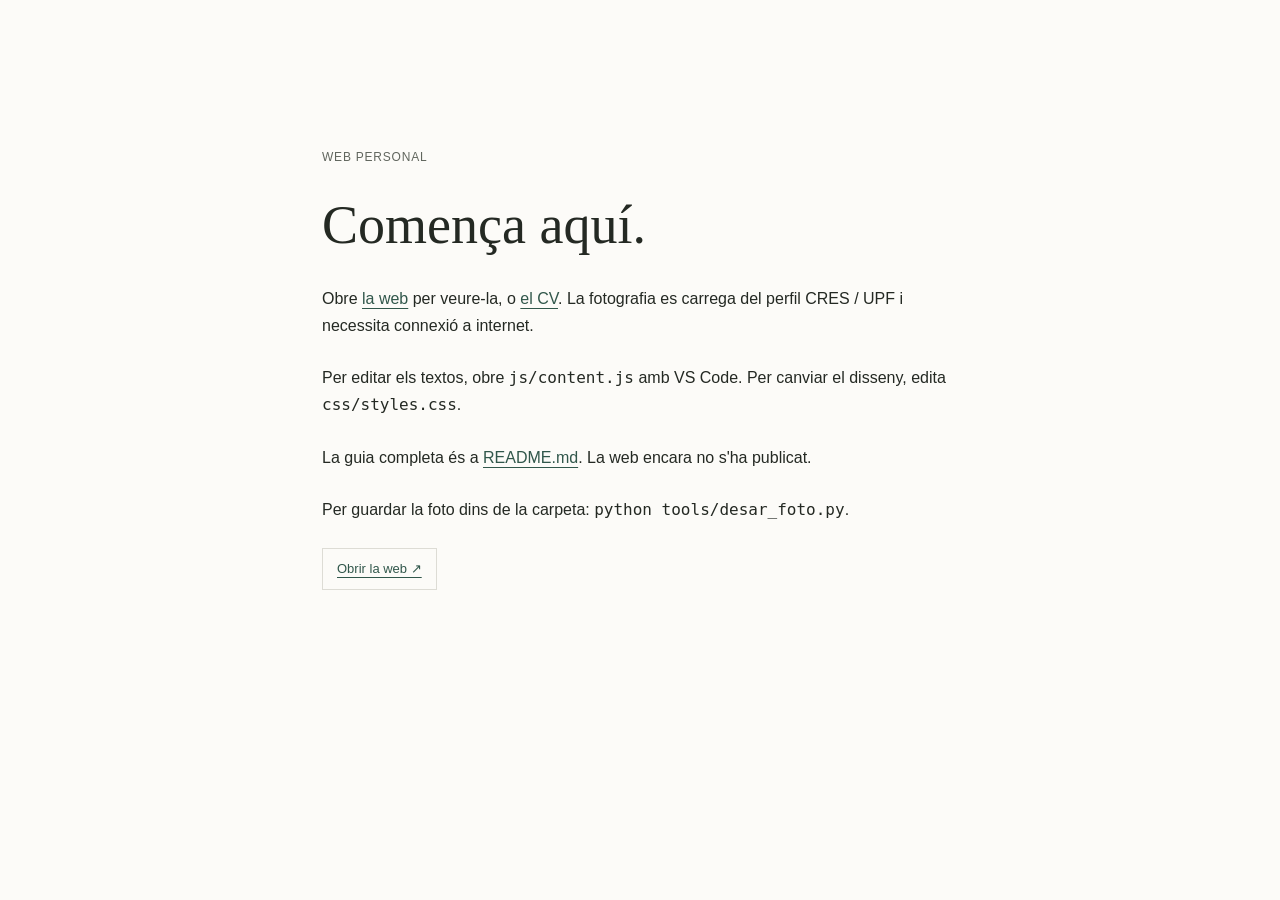
<file: COMENCA_AQUI.html>
<!doctype html><html lang="ca"><head><meta charset="utf-8"><meta name="viewport" content="width=device-width, initial-scale=1"><title>Comen&ccedil;a aqu&iacute;</title><link rel="stylesheet" href="css/styles.css"></head><body><main class="error-page"><p class="intro-kicker">WEB PERSONAL</p><h1>Comen&ccedil;a aqu&iacute;.</h1><p>Obre <a href="index.html">la web</a> per veure-la, o <a href="cv.html">el CV</a>. La fotografia es carrega del perfil CRES / UPF i necessita connexi&oacute; a internet.</p><p>Per editar els textos, obre <code>js/content.js</code> amb VS Code. Per canviar el disseny, edita <code>css/styles.css</code>.</p><p>La guia completa &eacute;s a <a href="README.md">README.md</a>. La web encara no s'ha publicat.</p><p>Per guardar la foto dins de la carpeta: <code>python tools/desar_foto.py</code>.</p><a class="button" href="index.html">Obrir la web &#8599;</a></main></body></html>
</file>
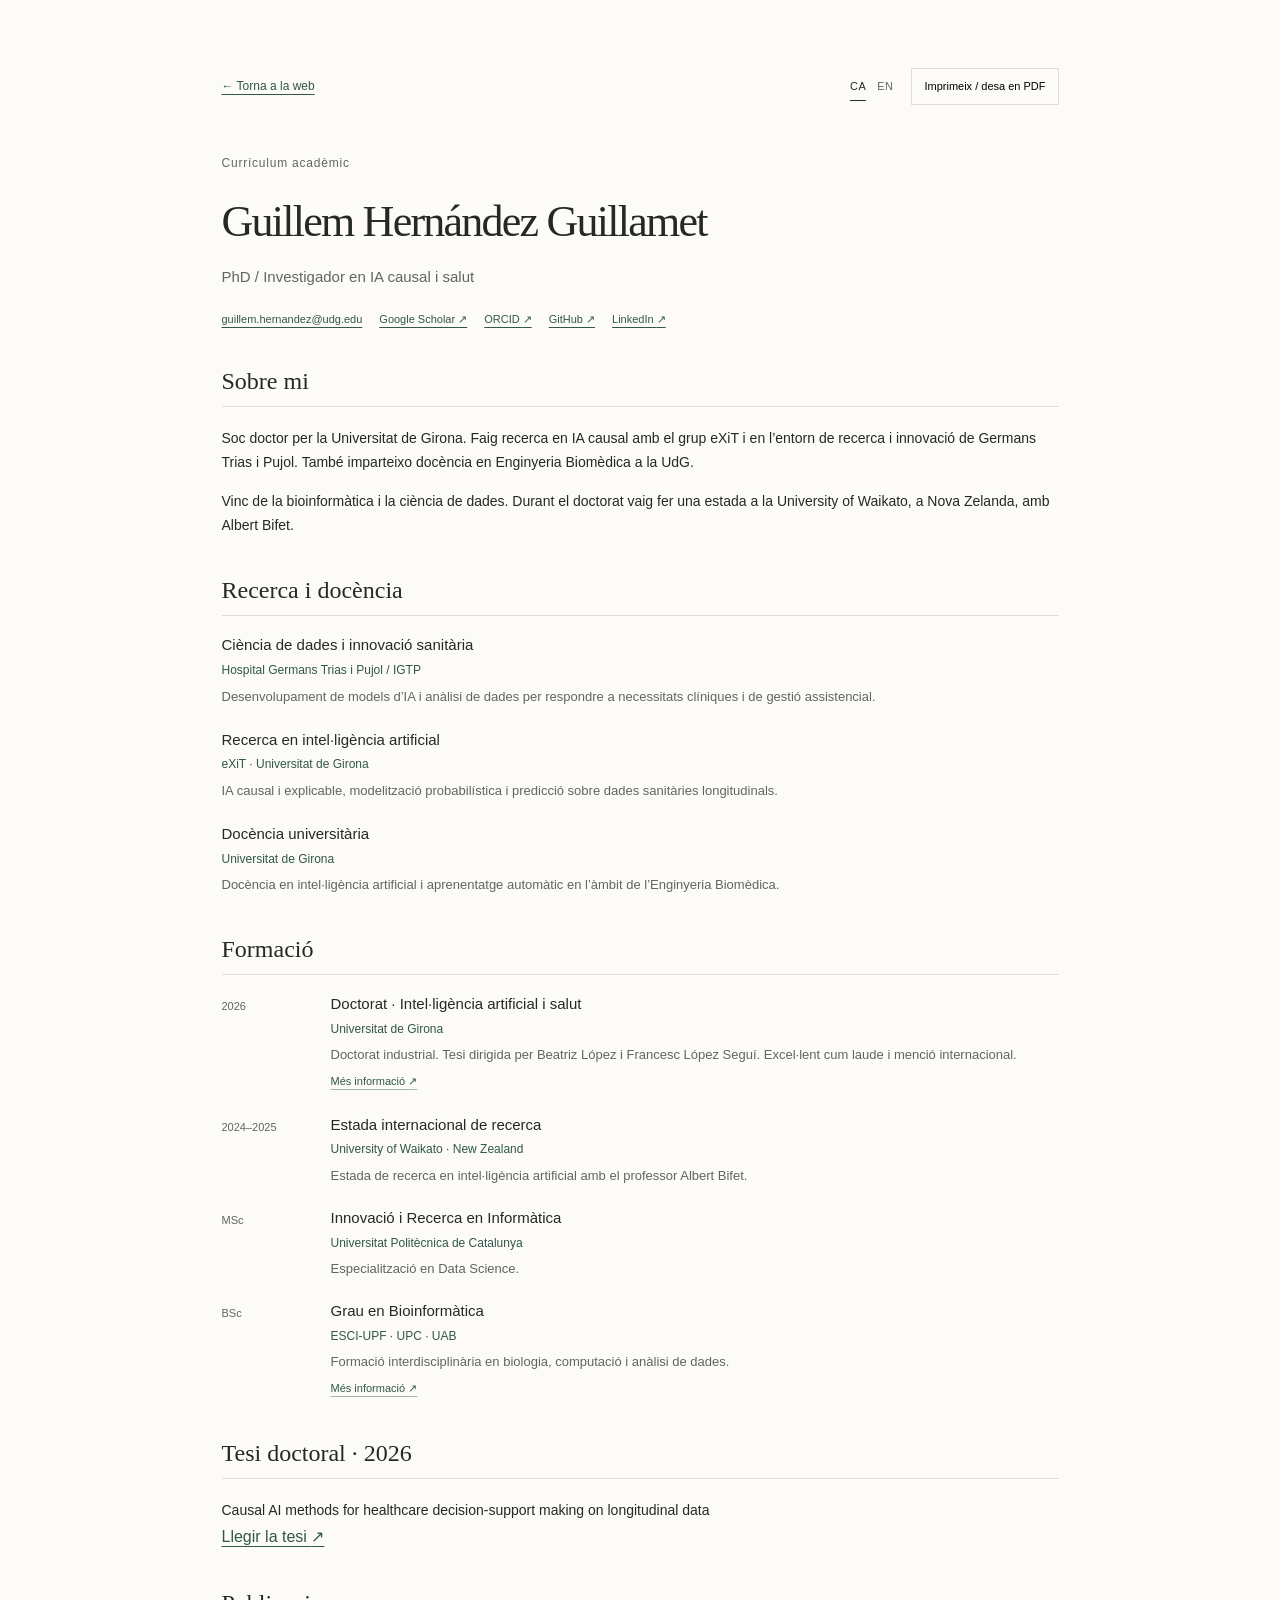
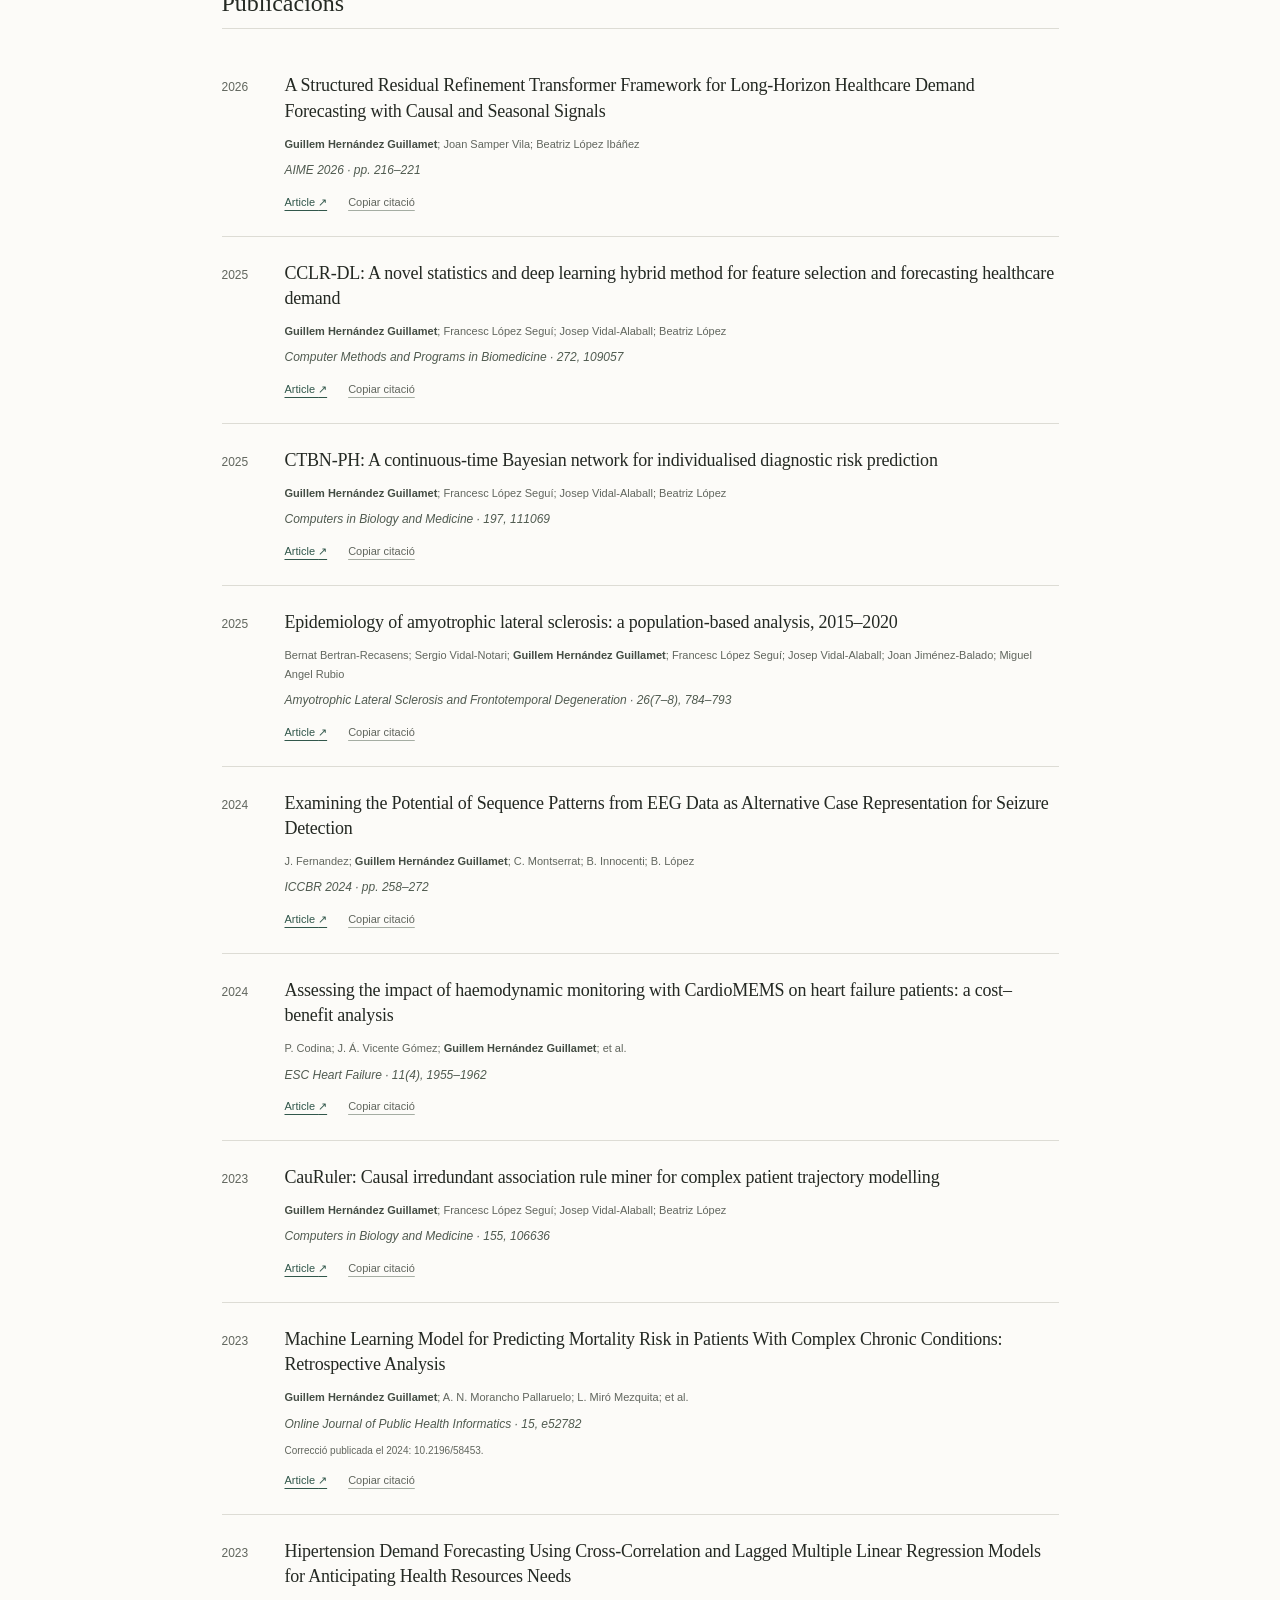
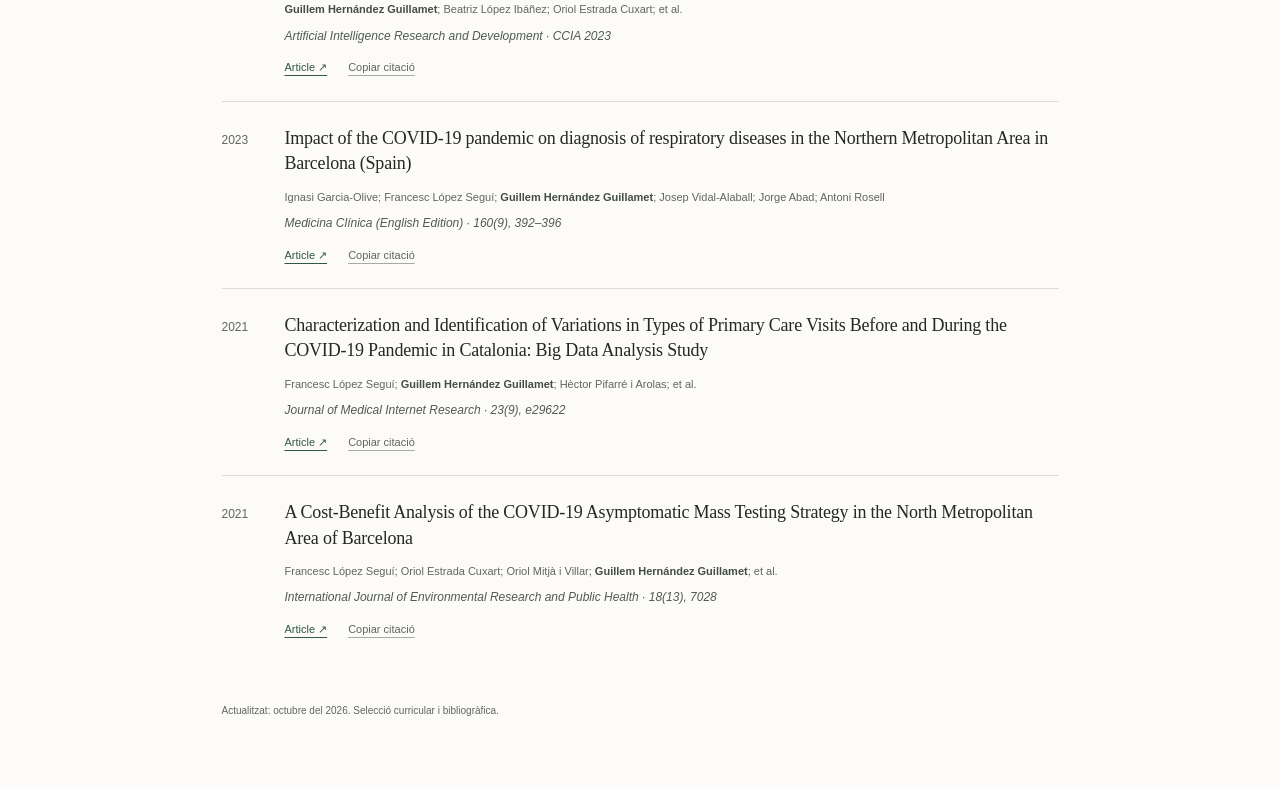
<file: cv.html>
<!doctype html>
<html lang="ca">
<head>
  <meta charset="utf-8">
  <meta name="viewport" content="width=device-width, initial-scale=1">
  <meta name="description" content="Treballo amb dades clíniques per estudiar com evolucionen les malalties i com podem anticipar les necessitats dels serveis de salut.">
  <meta name="theme-color" content="#fcfbf8">
  <meta name="referrer" content="strict-origin-when-cross-origin">
  <meta property="og:type" content="website">
  <meta property="og:title" content="Guillem Hernández Guillamet | Recerca en IA causal i salut">
  <meta property="og:description" content="Research in causal AI, longitudinal healthcare data and demand forecasting.">
  <meta property="og:url" content="https://guillemhg98.github.io/cv.html">
  <meta name="robots" content="noindex">
  <meta property="og:image" content="https://www.upf.edu/documents/3223410/264314393/guillemhern%25C3%2581ndezguillamet/acac2c84-8c29-570b-2b0e-532c84af1f41?t=1669473458004">
  <link rel="icon" type="image/svg+xml" href="./assets/favicon.svg">
  <link rel="stylesheet" href="./css/styles.css">
  <title>Guillem Hernández Guillamet | CV</title>
  <script src="./js/content.js" defer></script>
  <script src="./js/translations.js" defer></script>
  <script src="./js/app.js" defer></script>
  <script type="application/ld+json" id="person-data">{"@context":"https://schema.org","@type":"Person","name":"Guillem Hernández Guillamet","url":"https://guillemhg98.github.io/"}</script>
</head>
<body data-page="cv">
  <div id="app"><main class="wrap intro-copy" style="padding-block:60px"><h1>Guillem Hernández Guillamet</h1><p>PhD. Causal AI &amp; Digital Health.</p><p><a href="mailto:guillem.hernandez@udg.edu">guillem.hernandez@udg.edu</a></p></main></div>
  <div id="toast" class="toast" role="status" aria-live="polite" hidden></div>
  <noscript><div class="noscript"><p>Aquesta web utilitza JavaScript per mostrar el contingut editable i els filtres. Activa'l per veure'n totes les seccions.</p><p>This website uses JavaScript to display editable content. Enable it to view every section.</p><p><a href="https://scholar.google.com/citations?user=VHZKrsMAAAAJ">Google Scholar</a> / <a href="https://exit.udg.edu/phd-thesis/">Tesi doctoral</a></p></div></noscript>
</body>
</html>
</file>
<file: css/styles.css>
/* EDITA AQUI: colors, tipus de lletra, amplada i espais. */
:root {
  --paper: #fcfbf8;
  --ink: #242923;
  --muted: #61665e;
  --link: #31574b;
  --line: #dddcd5;
  --soft: #f0efe9;
  --serif: Georgia, 'Times New Roman', serif;
  --sans: -apple-system, BlinkMacSystemFont, 'Segoe UI', Arial, sans-serif;
  --page-width: 1100px;
}
* { box-sizing: border-box; }
html { scroll-behavior: smooth; scroll-padding-top: 28px; }
body { margin: 0; background: var(--paper); color: var(--ink); font: 16px/1.7 var(--sans); -webkit-font-smoothing: antialiased; }
[hidden] { display: none !important; }
button, input { font: inherit; }
button { cursor: pointer; }
a { color: var(--link); text-decoration: underline; text-decoration-thickness: 1px; text-underline-offset: 4px; }
a:hover { color: var(--ink); }
a, button, input { -webkit-tap-highlight-color: transparent; }
:focus-visible { outline: 2px solid var(--link); outline-offset: 5px; }
p, h1, h2, h3, h4, figure { margin: 0; }
p + p { margin-top: 15px; }
h1, h2, h3, h4 { line-height: 1.25; }
h1, h2, h3 { font-family: var(--serif); font-weight: 400; }
.wrap { width: min(var(--page-width), calc(100% - 96px)); margin-inline: auto; }
.skip-link { position: fixed; left: 18px; top: -100px; z-index: 100; background: var(--paper); padding: 10px 18px; }
.skip-link:focus { top: 14px; }
.site-header { background: var(--paper); }
.header-inner { display: flex; align-items: center; justify-content: space-between; gap: 26px; min-height: 92px; border-bottom: 1px solid var(--line); }
.brand { color: var(--ink); text-decoration: none; font-family: var(--serif); font-size: 21px; letter-spacing: -.3px; white-space: nowrap; }
.main-nav { display: flex; gap: 24px; align-items: center; margin-left: auto; }
.main-nav a { text-decoration: none; color: var(--muted); font-size: 13px; padding-block: 12px; }
.main-nav a:hover { color: var(--ink); text-decoration: underline; }
.header-tools { display: flex; align-items: center; gap: 18px; }
.language-switch { display: flex; align-items: center; gap: 11px; }
.language-switch button { border: 0; border-bottom: 1px solid transparent; padding: 5px 0; color: var(--muted); background: transparent; font-size: 11px; letter-spacing: .04em; }
.language-switch button[aria-pressed="true"] { border-bottom-color: var(--ink); color: var(--ink); }
.menu-toggle { display: none; border: 0; background: transparent; width: 36px; height: 38px; padding: 10px 7px; }
.menu-toggle span { display: block; height: 1px; width: 21px; margin-block: 6px; background: var(--ink); }
.intro-section { display: grid; grid-template-columns: minmax(0,1fr) 270px; gap: 96px; padding-block: 69px 72px; }
.intro-copy { min-width: 0; }
.intro-kicker { color: var(--muted); font-size: 12px; letter-spacing: .065em; margin-bottom: 21px; }
.intro-copy h1 { font-size: clamp(43px,4.85vw,65px); letter-spacing: -.048em; line-height: 1.06; }
.intro-role { margin-top: 24px; color: var(--muted); font-size: 14px; line-height: 1.55; }
.separator { margin-inline: 9px; color: #999c95; }
.intro-lead { font-family: var(--serif); font-size: 24px; line-height: 1.52; letter-spacing: -.018em; margin-top: 30px; max-width: 660px; }
.intro-bio { margin-top: 24px; color: #4f554e; font-size: 15px; line-height: 1.85; max-width: 650px; }
.intro-bio p + p { margin-top: 17px; }
.profile-links { display: flex; flex-wrap: wrap; align-items: center; gap: 9px 22px; margin-top: 31px; }
.profile-links a { font-size: 12px; text-decoration-color: #9daea4; white-space: nowrap; }
.profile-links .cv-link { color: var(--ink); font-weight: 600; }
.profile-aside { padding-top: 44px; }
.portrait { width: 270px; max-width: 100%; }
.portrait-frame { width: 100%; aspect-ratio: 270 / 336; overflow: hidden; }
.portrait img { display: block; width: 100%; height: 100%; object-fit: cover; }
.portrait figcaption { font-size: 10px; margin-top: 10px; }
.portrait figcaption a { color: var(--muted); text-decoration: none; }
.portrait figcaption a:hover { text-decoration: underline; }
.photo-unavailable { display: flex; align-items: center; border: 1px solid var(--line); padding: 26px; background: var(--soft); }
.photo-fallback { font-size: 13px; color: var(--muted); }
.photo-fallback a { display: inline-block; margin-top: 16px; font-size: 11px; }
.location { font-size: 11px; color: var(--muted); margin-top: 27px; }
.affiliations { border-top: 1px solid var(--line); margin-top: 15px; padding-top: 17px; }
.affiliations p + p { margin-top: 13px; }
.affiliations a { color: #424a42; font-size: 12px; text-decoration: none; }
.affiliations a:hover { text-decoration: underline; }
.affiliations small { display: block; color: var(--muted); font-size: 10px; line-height: 1.5; margin-top: 2px; }
.content-section { border-top: 1px solid var(--line); padding-block: 54px 57px; display: grid; grid-template-columns: 214px minmax(0,1fr); gap: 62px; }
.section-label h2 { font-size: 31px; letter-spacing: -.035em; line-height: 1.2; max-width: 185px; }
.section-label .small-link { margin-top: 16px; }
.section-body { min-width: 0; }
.section-body > p, .section-body article > p, .project-item p { font-size: 15px; line-height: 1.8; color: #51574f; }
.section-intro { margin-bottom: 21px; }
.research-item + .research-item { margin-top: 29px; }
.research-item h3 { font-size: 23px; letter-spacing: -.02em; margin-bottom: 9px; }
.research-item p { max-width: 750px; }
.small-link { display: inline-block; margin-top: 9px; font-size: 11px; text-decoration-color: #a4b4aa; }
.project-item { display: grid; grid-template-columns: 126px minmax(0,1fr); gap: 20px; padding-block: 23px; }
.project-item:first-child { padding-top: 0; }
.project-item:last-child { padding-bottom: 0; }
.project-item + .project-item { border-top: 1px solid var(--line); }
.project-item h3 { font-size: 23px; letter-spacing: -.025em; }
.project-item .small-link { margin-top: 8px; }
.pub-filters { display: flex; flex-wrap: wrap; gap: 20px; border-bottom: 1px solid var(--line); margin-top: 18px; }
.filter-button { background: none; border: 0; border-bottom: 2px solid transparent; margin-bottom: -1px; color: var(--muted); padding: 9px 0 10px; font-size: 12px; }
.filter-button[aria-pressed="true"] { border-bottom-color: var(--link); color: var(--ink); }
.search-row { display: flex; gap: 14px; align-items: center; padding-block: 12px 7px; }
.search-row input { min-width: 0; flex: 1; border: 0; border-bottom: 1px solid transparent; border-radius: 0; padding: 10px 0; font-size: 12px; background: transparent; color: var(--ink); }
.search-row input:focus { border-bottom-color: var(--link); outline: 0; }
.search-row input::placeholder { color: #6a7067; opacity: 1; }
#pub-count { color: var(--muted); font-size: 10px; white-space: nowrap; }
.publication { display: grid; grid-template-columns: 43px minmax(0,1fr); gap: 20px; padding-block: 24px; border-bottom: 1px solid var(--line); }
.publication:last-child { border-bottom: 0; }
.pub-year { color: var(--muted); font-size: 12px; padding-top: 4px; font-variant-numeric: tabular-nums; }
.publication h3 { font-size: 20px; line-height: 1.4; letter-spacing: -.012em; }
.publication h3 a { color: var(--ink); text-decoration: none; }
.publication h3 a:hover { color: var(--link); text-decoration: underline; }
.pub-authors { font-size: 11px; color: var(--muted); line-height: 1.75; margin-top: 11px; }
.pub-authors strong { font-weight: 600; color: #444d44; }
.pub-venue { font-size: 12px; line-height: 1.65; font-style: italic; color: #505b50; margin-top: 7px; }
.pub-note { font-size: 10px; color: var(--muted); margin-top: 8px; }
.pub-actions { display: flex; gap: 21px; flex-wrap: wrap; align-items: center; margin-top: 12px; font-size: 11px; }
.text-button { border: 0; background: none; padding: 0; color: var(--muted); text-decoration: underline; text-underline-offset: 4px; text-decoration-thickness: 1px; text-decoration-color: #a5ada3; font-size: 11px; }
.text-button:hover { color: var(--ink); }
.pub-end { font-size: 11px !important; color: var(--muted); margin-top: 21px; }
.empty-state { padding-block: 32px; color: var(--muted); }
.subheading { font-family: var(--sans); font-weight: 600; font-size: 12px; letter-spacing: .025em; margin-bottom: 24px; color: var(--muted); }
.role { margin-bottom: 23px; }
.role h4, .education-item h4 { font-size: 15px; font-weight: 500; margin-bottom: 5px; }
.role .institution, .education-item .institution { color: var(--link); font-size: 12px; }
.role p:not(.institution), .education-item p:not(.education-period):not(.institution) { font-size: 13px; color: var(--muted); line-height: 1.7; margin-top: 5px; }
.education-heading { margin-top: 40px; }
.education-item { display: grid; grid-template-columns: 85px minmax(0,1fr); gap: 24px; margin-bottom: 22px; }
.education-period { font-size: 11px; color: var(--muted); margin: 2px 0 0; }
.education-item .small-link { margin-top: 5px; }
.thesis { margin-top: 33px; padding: 21px 0 21px 22px; border-left: 2px solid #9ea798; }
.thesis-label { font-size: 10px; color: var(--muted); margin-bottom: 10px; }
.thesis h3 { font-size: 23px; letter-spacing: -.02em; line-height: 1.45; }
.conference-details { border-top: 1px solid var(--line); margin-top: 34px; padding-top: 19px; }
.conference-details summary { cursor: pointer; font-size: 13px; padding-block: 7px; }
.conference-details summary span { color: var(--muted); margin-left: 7px; }
.conference-list { padding-top: 22px; }
.event { display: grid; grid-template-columns: 50px minmax(0,1fr); gap: 18px; padding-bottom: 21px; }
.event time { font-size: 11px; color: var(--muted); padding-top: 3px; }
.event h4 { font-size: 14px; font-weight: 500; }
.event p { font-size: 12px; color: var(--muted); margin-top: 6px; }
.fineprint { font-size: 10px; line-height: 1.7; color: var(--muted); }
.personal-note { margin-top: 35px; }
.personal-note h3 { font-size: 23px; margin-bottom: 12px; }
.personal-note p { font-size: 14px; }
.contact-email { display: block; font-family: var(--serif); font-size: 29px; letter-spacing: -.03em; margin-top: 15px; margin-bottom: 12px; overflow-wrap: anywhere; }
.contact-links { display: flex; flex-wrap: wrap; gap: 18px; margin-top: 28px; font-size: 11px; }
.site-footer { border-top: 1px solid var(--line); padding-block: 24px 35px; display: flex; justify-content: space-between; gap: 22px; color: var(--muted); font-size: 10px; }
.site-footer p + p { margin: 0; }
.site-footer a { color: var(--muted); }
.site-footer p span { margin-inline: 8px; }
.toast { position: fixed; bottom: 20px; left: 50%; transform: translateX(-50%); z-index: 100; padding: 12px 20px; background: var(--ink); color: white; font-size: 12px; max-width: calc(100% - 36px); text-align: center; }
.sr-only { position: absolute; width: 1px; height: 1px; margin: -1px; padding: 0; overflow: hidden; clip: rect(0,0,0,0); white-space: nowrap; border: 0; }
.noscript { max-width: 850px; padding: 24px; margin: 30px auto; border: 1px solid var(--line); }
.cv-page { max-width: 925px; padding: 44px; margin: 24px auto; }
.cv-tools { display: flex; justify-content: space-between; align-items: center; gap: 20px; flex-wrap: wrap; margin-bottom: 48px; font-size: 12px; }
.print-button { background: none; border: 1px solid var(--line); padding: 8px 12px; font-size: 11px; }
.cv-page h1 { font-size: 44px; letter-spacing: -.04em; }
.cv-subtitle { font-size: 15px; margin-top: 15px; color: var(--muted); }
.cv-contact { display: flex; flex-wrap: wrap; gap: 10px 17px; font-size: 11px; margin-top: 20px; }
.cv-section { margin-top: 38px; }
.cv-section h2 { font-size: 24px; padding-bottom: 10px; border-bottom: 1px solid var(--line); margin-bottom: 20px; }
.cv-section > p { font-size: 14px; }
.cv-section .publication h3 { font-size: 18px; }
.cv-page > .fineprint { margin-top: 40px; }
.error-page { max-width: 700px; margin: 10vh auto; padding: 32px; }
.error-page h1 { font-size: 54px; }
.error-page p { margin-block: 25px; }
.button { display: inline-block; padding: 9px 14px; border: 1px solid var(--line); font-size: 13px; }

@media (max-width: 1120px) {
  .wrap { width: calc(100% - 76px); }
  .intro-section { gap: 62px; }
  .main-nav { gap: 18px; }
  .brand { font-size: 19px; }
  .intro-copy h1 { font-size: 55px; }
  .content-section { grid-template-columns: 176px minmax(0,1fr); gap: 44px; }
}
@media (max-width: 920px) {
  .wrap { width: calc(100% - 60px); }
  .header-inner { gap: 18px; min-height: 80px; }
  .main-nav { gap: 14px; }
  .main-nav a { font-size: 11px; }
  .brand { font-size: 17px; }
  .intro-section { grid-template-columns: minmax(0,1fr) 226px; gap: 40px; padding-top: 51px; }
  .intro-copy h1 { font-size: 47px; }
  .intro-lead { font-size: 22px; }
  .intro-bio { font-size: 14px; }
  .profile-links { gap: 11px 17px; }
  .content-section { grid-template-columns: 145px minmax(0,1fr); gap: 34px; }
  .section-label h2 { font-size: 28px; }
  .project-item { grid-template-columns: 100px minmax(0,1fr); gap: 16px; }
}
@media (max-width: 740px) {
  html { scroll-padding-top: 20px; }
  .wrap { width: calc(100% - 44px); }
  .header-inner { min-height: 73px; position: relative; }
  .brand { font-size: 20px; }
  .main-nav { display: none; position: absolute; left: -22px; right: -22px; top: 72px; z-index: 10; padding: 15px 22px 19px; background: var(--paper); border-bottom: 1px solid var(--line); }
  .main-nav.open { display: flex; flex-direction: column; align-items: stretch; gap: 0; }
  .main-nav a { font-size: 14px; padding-block: 11px; }
  .menu-toggle { display: block; }
  .header-tools { gap: 15px; }
  .intro-section { grid-template-columns: minmax(0,1fr) 175px; gap: 24px; }
  .intro-copy h1 { font-size: 43px; }
  .intro-role { font-size: 12px; }
  .intro-lead { font-size: 21px; }
  .intro-bio { font-size: 13px; }
  .intro-kicker { font-size: 11px; }
  .profile-aside { padding-top: 39px; }
  .content-section { grid-template-columns: 1fr; gap: 25px; padding-block: 39px 44px; }
  .section-label { display: flex; align-items: baseline; justify-content: space-between; gap: 20px; }
  .section-label h2 { max-width: none; }
  .section-label .small-link { margin-top: 0; white-space: nowrap; }
  .section-body > p, .section-body article > p, .project-item p { font-size: 14px; }
  .site-footer { flex-direction: column; gap: 8px; }
}
@media (max-width: 540px) {
  .intro-section { display: flex; flex-direction: column; gap: 32px; padding-block: 35px 42px; }
  .intro-copy h1 { font-size: clamp(40px,10.5vw,54px); }
  .intro-kicker { margin-bottom: 19px; }
  .intro-role { margin-top: 20px; font-size: 12px; }
  .intro-lead { font-size: 23px; margin-top: 25px; }
  .intro-bio { font-size: 14px; }
  .profile-links { gap: 12px 19px; margin-top: 23px; }
  .profile-links a { font-size: 11px; }
  .profile-aside { display: grid; grid-template-columns: 140px minmax(0,1fr); gap: 0 24px; padding-top: 0; align-items: start; }
  .portrait { grid-row: 1 / 3; width: 140px; }
  .portrait figcaption { font-size: 9px; line-height: 1.5; }
  .photo-unavailable { padding: 15px; }
  .photo-fallback { font-size: 11px; }
  .photo-fallback a { font-size: 10px; margin-top: 9px; }
  .location { margin-top: 0; font-size: 10px; }
  .affiliations { margin-top: 10px; padding-top: 10px; }
  .affiliations a { font-size: 11px; line-height: 1.4; }
  .affiliations small { font-size: 9px; }
  .affiliations p + p { margin-top: 8px; }
  .section-label h2 { font-size: 29px; }
  .research-item h3 { font-size: 22px; }
  .project-item { grid-template-columns: 1fr; gap: 10px; padding-block: 22px; }
  .project-item h3 { font-size: 23px; }
  .pub-filters { gap: 16px; }
  .filter-button { font-size: 11px; }
  .search-row input { font-size: 10px; }
  #pub-count { font-size: 9px; }
  .publication { grid-template-columns: 33px minmax(0,1fr); gap: 13px; }
  .publication h3 { font-size: 19px; }
  .pub-authors { font-size: 10px; }
  .pub-venue { font-size: 11px; }
  .pub-year { font-size: 10px; }
  .education-item { grid-template-columns: 60px minmax(0,1fr); gap: 18px; }
  .education-period { font-size: 10px; }
  .contact-email { font-size: 25px; }
  .cv-page { padding: 24px 22px; margin: 0; }
  .cv-page h1 { font-size: 35px; }
  .cv-tools { gap: 20px; }
  .cv-tools .header-tools { justify-content: space-between; width: 100%; }
}
@media (max-width: 359px) {
  .wrap { width: calc(100% - 32px); }
  .brand { font-size: 17px; }
  .header-tools { gap: 8px; }
  .intro-copy h1 { font-size: 38px; }
  .profile-aside { grid-template-columns: 124px minmax(0,1fr); gap: 0 17px; }
  .portrait { width: 124px; }
  .pub-filters { gap: 12px; }
}
@media (prefers-reduced-motion: reduce) { html { scroll-behavior: auto; } }
@media print {
  body { background: white; color: black; font-size: 10pt; }
  .cv-tools, .site-header, .site-footer, .toast, .pub-actions, .photo-fallback { display: none !important; }
  .cv-page { max-width: none; padding: 0; margin: 0; }
  .cv-page h1 { font-size: 27pt; }
  .cv-section { margin-top: 19pt; }
  .cv-section h2 { font-size: 15pt; break-after: avoid; }
  .cv-section p { font-size: 9pt; }
  .cv-section .publication h3 { font-size: 10pt; }
  .cv-section .pub-authors, .cv-section .pub-venue { font-size: 8pt; }
  .publication, .role, .education-item { break-inside: avoid; }
  .publication { padding-block: 10pt; }
  a { color: black; }
  .publication h3 a { text-decoration: none; }
  @page { margin: 18mm; }
}
/* On narrow phones, show the portrait before the longer biography. */
@media (max-width: 540px) {
  .intro-section { gap: 0; }
  .intro-copy { display: contents; }
  .intro-kicker { order: 0; }
  .intro-copy h1 { order: 1; }
  .intro-role { order: 2; }
  .profile-aside { order: 3; margin-top: 28px; }
  .intro-lead { order: 4; margin-top: 29px; }
  .intro-bio { order: 5; margin-top: 20px; }
  .profile-links { order: 6; }
}
</file>
